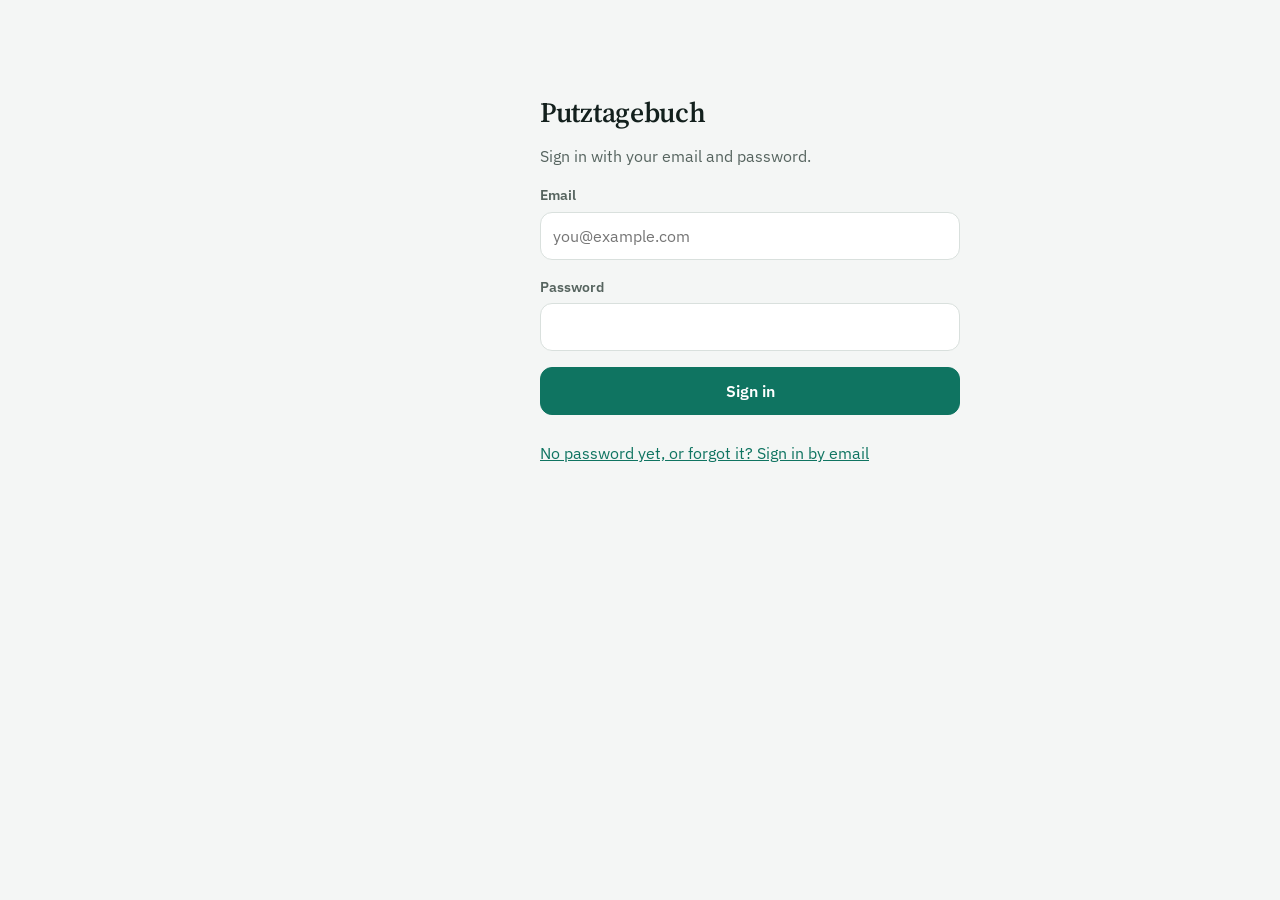
<file: index.html>
<!doctype html>
<html lang="de">
<head>
  <meta charset="utf-8">
  <meta name="viewport" content="width=device-width, initial-scale=1, viewport-fit=cover">
  <title>Putztagebuch</title>
  <meta name="description" content="Wer hat wann was geputzt">
  <meta name="theme-color" content="#101716" media="(prefers-color-scheme: dark)">
  <meta name="theme-color" content="#f4f6f5" media="(prefers-color-scheme: light)">
  <meta name="color-scheme" content="dark light">
  <meta name="apple-mobile-web-app-capable" content="yes">
  <meta name="apple-mobile-web-app-status-bar-style" content="black-translucent">
  <link rel="manifest" href="manifest.webmanifest">
  <link rel="icon" href="icons/icon-192.png" type="image/png">
  <link rel="apple-touch-icon" href="icons/apple-touch-icon.png">
  <link rel="preconnect" href="https://fonts.googleapis.com">
  <link rel="preconnect" href="https://fonts.gstatic.com" crossorigin>
  <link rel="stylesheet" href="https://fonts.googleapis.com/css2?family=IBM+Plex+Mono:wght@400;500&family=IBM+Plex+Sans:wght@400;500;600&family=Source+Serif+4:opsz,wght@8..60,500;8..60,600&display=swap">
  <link rel="stylesheet" href="style.css">
</head>
<body>
  <div id="banner" class="banner" hidden></div>
  <main id="view" class="view" aria-live="polite"></main>
  <div id="toast" class="toast" role="status" hidden></div>
  <nav id="tabs" class="tabs" hidden>
    <a href="#/log" data-tab="log">
      <svg viewBox="0 0 24 24" aria-hidden="true"><g transform="rotate(25 12 12)"><path d="M12 1.5V10"/><path d="M8.5 10h7l3 11.5h-13z"/><path d="M9.6 15.5l-.7 5.5M12 15.5v5.5M14.4 15.5l.7 5.5"/></g></svg>
      <span>Putzen</span>
    </a>
    <a href="#/history" data-tab="history">
      <svg viewBox="0 0 24 24" aria-hidden="true"><rect x="4" y="4" width="6" height="6" rx="1"/><rect x="14" y="4" width="6" height="6" rx="1"/><rect x="4" y="14" width="6" height="6" rx="1"/><rect x="14" y="14" width="6" height="6" rx="1"/></svg>
      <span>Verlauf</span>
    </a>
    <a href="#/shop" data-tab="shop">
      <svg viewBox="0 0 24 24" aria-hidden="true"><path d="M3 4h2l2.4 11h10.2L20 8H6.2"/><circle cx="9" cy="19.5" r="1.3"/><circle cx="17" cy="19.5" r="1.3"/></svg>
      <span>Einkauf</span>
    </a>
    <a href="#/settings" data-tab="settings">
      <svg viewBox="0 0 24 24" aria-hidden="true"><circle cx="12" cy="12" r="3"/><path d="M12 2v3M12 19v3M2 12h3M19 12h3M4.9 4.9l2.1 2.1M17 17l2.1 2.1M4.9 19.1 7 17M17 7l2.1-2.1"/></svg>
      <span>Einstellungen</span>
    </a>
  </nav>
  <noscript>Diese App braucht JavaScript. / This app needs JavaScript.</noscript>
  <script src="version.js"></script>
  <script src="config.js"></script>
  <script src="backend.js"></script>
  <script src="app.js"></script>
</body>
</html>
</file>
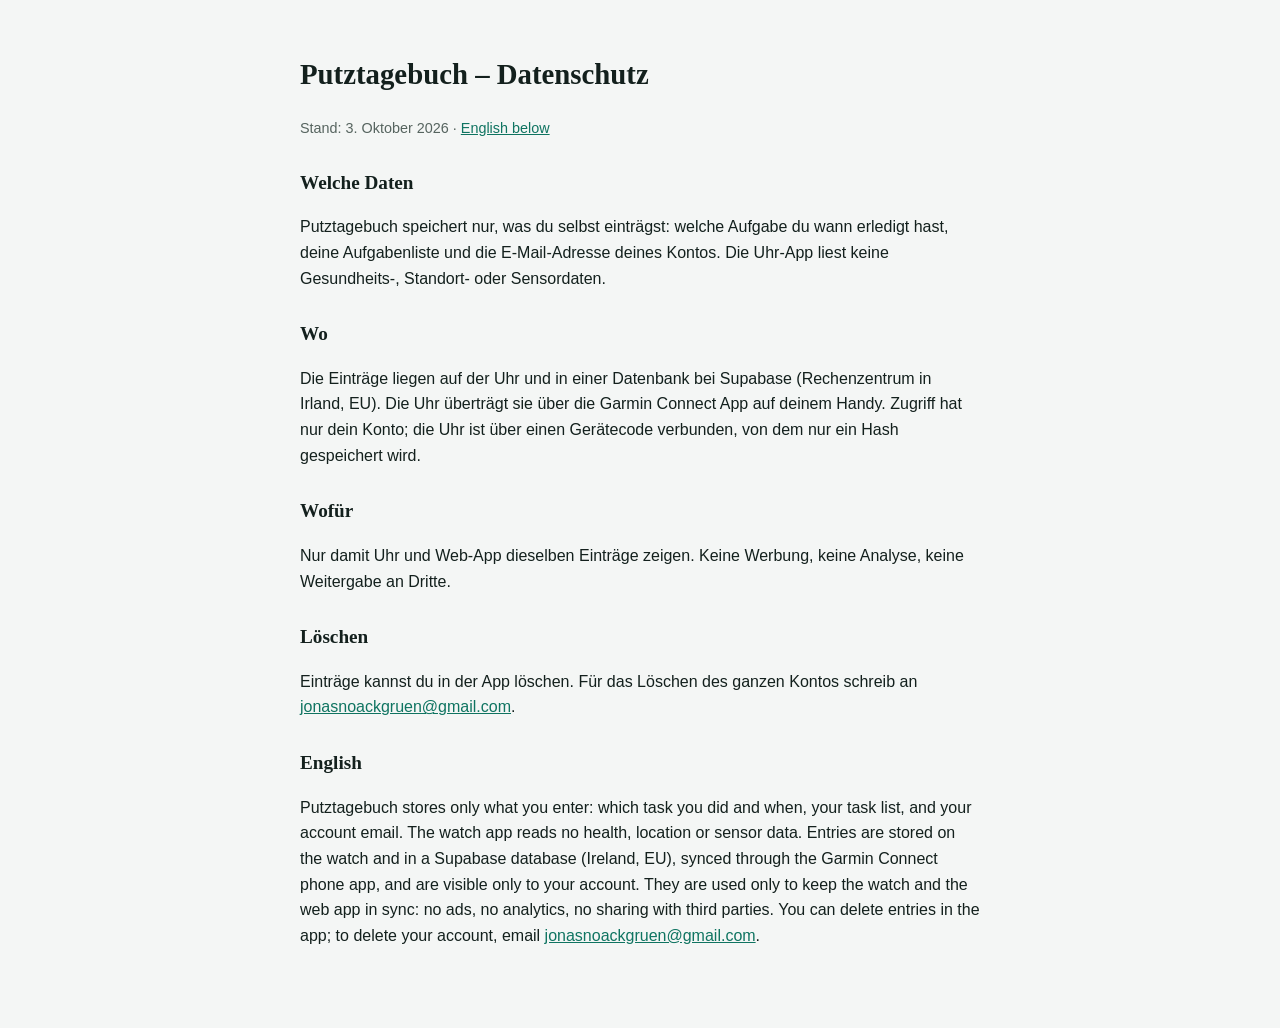
<file: privacy.html>
<!doctype html>
<html lang="de">
<head>
  <meta charset="utf-8">
  <meta name="viewport" content="width=device-width, initial-scale=1">
  <title>Putztagebuch – Datenschutz</title>
  <meta name="color-scheme" content="dark light">
  <style>
    :root { --bg: #f4f6f5; --text: #13201d; --muted: #56645f; --accent: #0f7461; }
    @media (prefers-color-scheme: dark) { :root { --bg: #101716; --text: #e6eeeb; --muted: #9aaba6; --accent: #4fcfb0; } }
    body { margin: 0; background: var(--bg); color: var(--text); font: 16px/1.6 -apple-system, "Segoe UI", Roboto, sans-serif; }
    main { max-width: 680px; margin: 0 auto; padding: 32px 16px 64px; }
    h1 { font-family: Georgia, serif; font-size: 1.8rem; }
    h2 { font-family: Georgia, serif; font-size: 1.2rem; margin-top: 28px; }
    a { color: var(--accent); }
    .muted { color: var(--muted); font-size: .9rem; }
  </style>
</head>
<body>
<main>
  <h1>Putztagebuch – Datenschutz</h1>
  <p class="muted">Stand: 3. Oktober 2026 · <a href="#en">English below</a></p>

  <h2>Welche Daten</h2>
  <p>Putztagebuch speichert nur, was du selbst einträgst: welche Aufgabe du wann erledigt hast, deine Aufgabenliste und die E-Mail-Adresse deines Kontos. Die Uhr-App liest keine Gesundheits-, Standort- oder Sensordaten.</p>

  <h2>Wo</h2>
  <p>Die Einträge liegen auf der Uhr und in einer Datenbank bei Supabase (Rechenzentrum in Irland, EU). Die Uhr überträgt sie über die Garmin Connect App auf deinem Handy. Zugriff hat nur dein Konto; die Uhr ist über einen Gerätecode verbunden, von dem nur ein Hash gespeichert wird.</p>

  <h2>Wofür</h2>
  <p>Nur damit Uhr und Web-App dieselben Einträge zeigen. Keine Werbung, keine Analyse, keine Weitergabe an Dritte.</p>

  <h2>Löschen</h2>
  <p>Einträge kannst du in der App löschen. Für das Löschen des ganzen Kontos schreib an <a href="mailto:jonasnoackgruen@gmail.com">jonasnoackgruen@gmail.com</a>.</p>

  <h2 id="en">English</h2>
  <p>Putztagebuch stores only what you enter: which task you did and when, your task list, and your account email. The watch app reads no health, location or sensor data. Entries are stored on the watch and in a Supabase database (Ireland, EU), synced through the Garmin Connect phone app, and are visible only to your account. They are used only to keep the watch and the web app in sync: no ads, no analytics, no sharing with third parties. You can delete entries in the app; to delete your account, email <a href="mailto:jonasnoackgruen@gmail.com">jonasnoackgruen@gmail.com</a>.</p>
</main>
</body>
</html>
</file>
<file: style.css>
/* Type follows gcluster (IBM Plex + Source Serif 4); a fresh teal accent. Light by default. */
:root {
  --bg: #f4f6f5;
  --surface: #ffffff;
  --surface-2: #eaefed;
  --border: #d9e0dd;
  --text: #13201d;
  --muted: #56645f;
  --faint: #8a9692;
  --accent: #0f7461;
  --accent-ink: #ffffff;
  --accent-soft: #dff1ec;
  --band: #e6ecea;
  --grid: #d9e0dd;
  /* sequential: times per week (0 = band) */
  --s1: #a9dccf;
  --s2: #3fa98e;
  --s3: #0b5c4d;
  --bad: #b3261e;
  --banner: #fff1c7;
  --banner-ink: #5a4200;
  --focus: #2f62d8;
  --radius: 12px;
  --tabs-h: 64px;
  --serif: "Source Serif 4", Georgia, "Times New Roman", serif;
  --sans: "IBM Plex Sans", -apple-system, "Segoe UI", Roboto, sans-serif;
  --mono: "IBM Plex Mono", ui-monospace, "SF Mono", Menlo, monospace;
  color-scheme: light;
}
@media (prefers-color-scheme: dark) {
  :root {
    --bg: #101716;
    --surface: #17201e;
    --surface-2: #1e2a27;
    --border: #2a3835;
    --text: #e6eeeb;
    --muted: #9aaba6;
    --faint: #6d7d78;
    --accent: #4fcfb0;
    --accent-ink: #0c1412;
    --accent-soft: #173a33;
    --band: #1e2a27;
    --grid: #2a3835;
    --s1: #1f5246;
    --s2: #2f957c;
    --s3: #6fe3c6;
    --bad: #ef6b5f;
    --banner: #5a4a1e;
    --banner-ink: #ffe6a6;
    --focus: #7aa7ff;
    color-scheme: dark;
  }
}

* { box-sizing: border-box; }
html { -webkit-text-size-adjust: 100%; }
body {
  margin: 0;
  background: var(--bg);
  color: var(--text);
  font: 16px/1.5 var(--sans);
  min-height: 100vh;
  padding-bottom: calc(var(--tabs-h) + env(safe-area-inset-bottom));
}
button, input, select, textarea { font: inherit; color: inherit; }
:focus-visible { outline: 2px solid var(--focus); outline-offset: 2px; }
[hidden] { display: none !important; }

.view {
  max-width: 640px;
  margin: 0 auto;
  padding: calc(12px + env(safe-area-inset-top)) 16px 96px;
}
h1, h2 { font-family: var(--serif); font-weight: 600; letter-spacing: -0.01em; text-wrap: balance; }
h1 { font-size: 1.75rem; line-height: 1.15; margin: 8px 0 16px; }
h2 { font-size: 1.25rem; line-height: 1.25; margin: 28px 0 10px; }
.num { font-family: var(--mono); font-variant-numeric: tabular-nums; }
.eyebrow { font: 500 .72rem/1 var(--sans); text-transform: uppercase; letter-spacing: .09em; color: var(--accent); margin-top: 12px; }
.muted { color: var(--muted); }
.small { font-size: .875rem; }
.row { display: flex; gap: 8px; align-items: center; }
.spread { justify-content: space-between; }
.grow { flex: 1; min-width: 0; }

/* banner + toast */
.banner {
  position: sticky; top: 0; z-index: 20;
  background: var(--banner); color: var(--banner-ink);
  padding: calc(8px + env(safe-area-inset-top)) 16px 8px;
  font-size: .9rem; text-align: center;
}
.banner button { margin-left: 8px; background: none; border: 1px solid currentColor; border-radius: 8px; padding: 2px 10px; color: inherit; }
.toast {
  position: fixed; left: 50%; transform: translateX(-50%);
  bottom: calc(var(--tabs-h) + 20px + env(safe-area-inset-bottom));
  background: var(--text); color: var(--bg);
  padding: 8px 8px 8px 18px; border-radius: 999px; z-index: 40; font-size: .95rem;
  max-width: calc(100% - 32px);
  display: flex; align-items: center; gap: 12px; min-height: 44px;
}
.toast:not(:has(button)) { padding-right: 18px; }
.toast button {
  background: none; border: 0; color: var(--accent-soft); font-weight: 600;
  min-height: 36px; padding: 0 10px; border-radius: 999px; cursor: pointer;
}
@media (prefers-color-scheme: dark) { .toast button { color: var(--accent-ink); } }

/* tab bar */
.tabs {
  position: fixed; left: 0; right: 0; bottom: 0; z-index: 30;
  /* own layer: iOS home-screen apps otherwise paint it at a stale spot while scrolling */
  transform: translateZ(0); will-change: transform;
  display: flex; background: var(--surface); border-top: 1px solid var(--border);
  padding-bottom: env(safe-area-inset-bottom);
}
.tabs a {
  flex: 1; height: var(--tabs-h);
  display: flex; flex-direction: column; align-items: center; justify-content: center; gap: 2px;
  color: var(--muted); text-decoration: none; font-size: .78rem;
}
.tabs a.active { color: var(--accent); }
.tabs svg { width: 26px; height: 26px; fill: none; stroke: currentColor; stroke-width: 2; stroke-linecap: round; stroke-linejoin: round; }

/* buttons */
.btn {
  min-height: 48px; padding: 0 18px; border-radius: 12px;
  border: 1px solid var(--border); background: var(--surface-2);
  font-weight: 600; cursor: pointer;
  display: inline-flex; align-items: center; justify-content: center; gap: 6px;
  text-decoration: none;
}
.btn.primary { background: var(--accent); border-color: var(--accent); color: var(--accent-ink); }
.btn.danger { background: none; border-color: var(--bad); color: var(--bad); }
.btn.block { width: 100%; }
.btn.small { min-height: 40px; padding: 0 12px; font-size: .9rem; }
.btn:disabled { opacity: .45; cursor: default; }
.linkish { background: none; border: 0; padding: 8px 0; color: var(--accent); text-decoration: underline; cursor: pointer; text-align: left; min-height: 44px; display: inline-flex; align-items: center; }

/* task grid: the big one-tap buttons */
.tasks { display: grid; grid-template-columns: repeat(auto-fill, minmax(150px, 1fr)); gap: 10px; }
.task {
  display: flex; flex-direction: column; align-items: flex-start; gap: 4px;
  min-height: 112px; padding: 14px; text-align: left; cursor: pointer;
  background: var(--surface); border: 1px solid var(--border); border-radius: var(--radius);
  transition: transform .08s ease, background .15s ease, border-color .15s ease;
}
.task:hover:not(:disabled) { border-color: var(--accent); }
.task:active:not(:disabled) { transform: scale(.98); background: var(--accent-soft); }
.task.busy { background: var(--accent-soft); border-color: var(--accent); }
.task:disabled { cursor: default; }
.task .name { font-weight: 600; line-height: 1.25; }
.task .desc { color: var(--muted); font-size: .82rem; line-height: 1.3; }
.task .last {
  margin-top: auto; padding-top: 6px; color: var(--muted); font-size: .82rem;
  display: flex; flex-wrap: wrap; gap: 6px; align-items: center;
}

/* entry lists */
.entries { display: flex; flex-direction: column; }
.entry {
  display: flex; align-items: center; gap: 12px; min-height: 48px; padding: 6px 4px;
  border-bottom: 1px solid var(--border); color: inherit; text-decoration: none;
}
.entry:hover { background: var(--surface-2); }
.entry .when { color: var(--muted); font-size: .85rem; white-space: nowrap; }
.month { margin: 18px 4px 4px; color: var(--muted); font-size: .85rem; font-weight: 600; text-transform: uppercase; letter-spacing: .04em; }
.empty { text-align: center; color: var(--muted); padding: 32px 16px; }

/* forms */
.narrow { max-width: 560px; }
.signin { max-width: 420px; margin: 8vh auto 0; }
.pwbox summary { color: var(--text); font-size: .95rem; }
.field { margin: 16px 0; }
.field > label { display: block; font-size: .9rem; color: var(--muted); margin-bottom: 6px; font-weight: 600; }
input[type=text], input[type=email], input[type=password], input[type=number],
input[type=datetime-local], select {
  width: 100%; min-height: 48px; padding: 10px 12px;
  background: var(--surface); border: 1px solid var(--border); border-radius: 12px;
}
input[type=datetime-local] { min-width: 0; }
input:disabled, select:disabled { opacity: .6; }
.error { color: var(--bad); font-size: .9rem; margin-top: 6px; }
.hint { color: var(--muted); font-size: .85rem; margin-top: 6px; }
.panel {
  background: var(--surface); border: 1px solid var(--border); border-radius: var(--radius);
  padding: 14px 16px; margin: 12px 0;
}
.code { word-break: break-all; font-family: var(--mono); user-select: all; font-size: 1.05rem; }
.actions { display: flex; gap: 10px; margin-top: 24px; }
.actions .btn { flex: 1; }
.topbar { display: flex; align-items: center; gap: 8px; margin: 4px 0 8px; }
.topbar h1 { margin: 0; flex: 1; font-size: 1.3rem; }
.back { min-width: 48px; min-height: 48px; border: 0; background: none; font-size: 1.6rem; cursor: pointer; color: var(--text); }
details summary { cursor: pointer; color: var(--muted); font-size: .88rem; padding: 8px 0; min-height: 36px; }

/* settings: task editor + device list */
.tasked-row { display: flex; gap: 8px; padding: 12px 0; border-bottom: 1px solid var(--border); }
.tasked-btns { display: flex; flex-direction: column; }
.tasked-btns button, .editlist button {
  min-width: 44px; min-height: 44px; border: 0; background: none; color: var(--muted); font-size: 1.2rem; cursor: pointer;
}
.tasked-btns button:disabled { opacity: .3; cursor: default; }
.editlist { list-style: none; margin: 0; padding: 0; }
.editlist li { display: flex; align-items: center; gap: 8px; min-height: 48px; border-bottom: 1px solid var(--border); }
.editlist li span { flex: 1; }

/* history */
.stats .panel { padding: 16px 16px 12px; }
.chart { position: relative; min-width: 480px; }
.chart svg { display: block; width: 100%; height: auto; overflow: visible; }
.chart text { font-family: var(--sans); fill: var(--muted); font-size: 11px; }
.chart text.ink { fill: var(--text); font-size: 12px; }
.chart text.mono { font-family: var(--mono); font-size: 10px; }
.cell { outline: none; cursor: default; }
.cell:focus-visible { stroke: var(--focus); stroke-width: 2; }
.c0 { fill: var(--band); background: var(--band); }
.c1 { fill: var(--s1); background: var(--s1); }
.c2 { fill: var(--s2); background: var(--s2); }
.c3 { fill: var(--s3); background: var(--s3); }
.legend { display: flex; flex-wrap: wrap; gap: 6px 18px; font-size: .82rem; color: var(--muted); align-items: center; margin-top: 10px; }
.legend i { display: inline-block; width: 12px; height: 12px; border-radius: 3px; margin-right: 6px; vertical-align: -1px; }
.tip {
  position: fixed; pointer-events: none; z-index: 50;
  background: var(--text); color: var(--surface);
  font-size: .8rem; line-height: 1.4; padding: 6px 9px; border-radius: 6px; white-space: nowrap;
  transform: translate(-50%, calc(-100% - 6px));
}
.scroll { overflow-x: auto; }
.stats table { border-collapse: collapse; width: 100%; font-size: .9rem; }
.stats th, .stats td { text-align: left; padding: 8px 10px 8px 0; border-bottom: 1px solid var(--border); vertical-align: top; }
.stats th { font-weight: 600; color: var(--muted); font-size: .78rem; text-transform: uppercase; letter-spacing: .06em; }
.stats td.r, .stats th.r { text-align: right; white-space: nowrap; }

/* ---------------------------------------------------------------- desktop */
@media (min-width: 960px) {
  body { padding-bottom: 0; padding-left: 220px; }

  /* tab bar -> sidebar */
  .tabs {
    top: 0; bottom: 0; right: auto; width: 220px;
    flex-direction: column; justify-content: flex-start; gap: 4px;
    border-top: 0; border-right: 1px solid var(--border);
    padding: 24px 12px;
  }
  .tabs::before {
    content: "Putztagebuch"; font: 600 1.2rem var(--serif);
    padding: 0 12px 16px; color: var(--text);
  }
  .tabs a {
    flex: 0 0 auto; height: 44px; flex-direction: row; justify-content: flex-start;
    gap: 12px; padding: 0 12px; border-radius: 10px; font-size: .95rem;
  }
  .tabs a.active { background: var(--surface-2); }
  .tabs svg { width: 22px; height: 22px; }

  .view { max-width: 1180px; padding: 24px 32px 48px; }
  .toast { bottom: 32px; }

  /* tasks | recent */
  .log { display: grid; grid-template-columns: 1fr 360px; gap: 40px; align-items: start; }
  .log > .pane:last-child {
    position: sticky; top: 24px; margin-top: 28px;
    background: var(--surface); border: 1px solid var(--border); border-radius: var(--radius);
    padding: 4px 20px 16px;
  }
  .log > .pane:last-child h2 { margin-top: 14px; }
  .tasks { grid-template-columns: repeat(auto-fill, minmax(190px, 1fr)); }
  .stats { max-width: 860px; }
}

/* who did it */
.entry .by { color: var(--muted); font-size: .85rem; margin-left: 8px; }

/* leaderboard */
.seg { display: flex; gap: 4px; padding: 4px; background: var(--surface-2); border-radius: 12px; margin-bottom: 16px; }
.seg a { flex: 1; text-align: center; padding: 10px 6px; border-radius: 9px; color: var(--muted); text-decoration: none; font-weight: 600; font-size: .9rem; }
.seg a.on { background: var(--surface); color: var(--text); box-shadow: 0 1px 2px rgba(0,0,0,.08); }
.board { list-style: none; margin: 0; padding: 0; display: flex; flex-direction: column; gap: 10px; }
.board-row {
  display: flex; gap: 12px; align-items: flex-start;
  background: var(--surface); border: 1px solid var(--border); border-radius: var(--radius); padding: 14px 16px;
}
.board-row.me { border-color: var(--accent); }
.board .rank { width: 2rem; font-size: 1.1rem; color: var(--muted); padding-top: 1px; }
.board .rank.first { font-size: 1.3rem; }
.board .who { font-weight: 600; }
.board .count { font-size: 1.15rem; font-weight: 500; }
.board .track { height: 8px; background: var(--band); border-radius: 4px; overflow: hidden; margin: 8px 0 6px; }
.board .fill { display: block; height: 100%; background: var(--accent); border-radius: 4px; }

/* history: leaderboard on top; period switch is buttons */
.seg button { flex: 1; text-align: center; padding: 10px 6px; border-radius: 9px; color: var(--muted); background: none; border: 0; font-weight: 600; font-size: .9rem; cursor: pointer; }
.seg button.on { background: var(--surface); color: var(--text); box-shadow: 0 1px 2px rgba(0,0,0,.08); }
.board-section { margin-bottom: 8px; }

/* shopping list */
.shop-add { margin: 4px 0 16px; }
.shop { list-style: none; margin: 0; padding: 0; background: var(--surface); border: 1px solid var(--border); border-radius: var(--radius); }
.shop-item { display: flex; align-items: center; min-height: 52px; padding: 0 4px 0 14px; border-bottom: 1px solid var(--border); }
.shop-item:last-child { border-bottom: 0; }
.shop-item label { display: flex; align-items: center; gap: 12px; min-height: 52px; cursor: pointer; }
.shop-item input[type=checkbox] { width: 22px; height: 22px; accent-color: var(--accent); flex: none; }
.shop-item.done span { color: var(--muted); text-decoration: line-through; }
.shop-del { min-width: 44px; min-height: 44px; border: 0; background: none; color: var(--faint); font-size: 1.3rem; cursor: pointer; }
.shop-done-head { margin-top: 20px; }
.shop-done-head h2 { margin: 0; font-size: 1.05rem; }

/* status bar cover (iOS home-screen app draws over the page) */
body::before {
  content: ""; position: fixed; top: 0; left: 0; right: 0; z-index: 35;
  height: env(safe-area-inset-top); background: var(--bg);
  transform: translateZ(0);
}

/* notification switches */
.switches { padding: 4px 16px; }
.switch-row { display: flex; align-items: center; gap: 12px; min-height: 64px; border-bottom: 1px solid var(--border); cursor: pointer; }
.switch-row:last-child { border-bottom: 0; }
.block { display: block; }
.switch {
  appearance: none; -webkit-appearance: none; flex: none;
  width: 50px; height: 30px; border-radius: 999px; background: var(--border); position: relative; cursor: pointer;
  transition: background .15s ease;
}
.switch::after {
  content: ""; position: absolute; top: 3px; left: 3px; width: 24px; height: 24px; border-radius: 50%;
  background: #fff; box-shadow: 0 1px 2px rgba(0,0,0,.25); transition: transform .15s ease;
}
.switch:checked { background: var(--accent); }
.switch:checked::after { transform: translateX(20px); }
.switch:disabled { opacity: .5; }

/* in-app notifications (cards at the top) */
.notices {
  position: fixed; z-index: 60; left: 0; right: 0;
  top: calc(env(safe-area-inset-top) + 8px);
  display: flex; flex-direction: column; align-items: center; gap: 8px;
  padding: 0 12px; pointer-events: none;
}
.notice {
  pointer-events: auto; width: 100%; max-width: 480px;
  display: flex; align-items: flex-start; gap: 12px;
  padding: 12px 6px 12px 12px; border-radius: 18px;
  background: color-mix(in srgb, var(--surface) 88%, transparent);
  -webkit-backdrop-filter: blur(18px) saturate(1.4); backdrop-filter: blur(18px) saturate(1.4);
  border: 1px solid var(--border); box-shadow: 0 8px 28px rgba(0,0,0,.18);
  animation: notice-in .28s cubic-bezier(.2,.9,.3,1.2);
  transition: opacity .25s ease, transform .25s ease;
}
.notice.out { opacity: 0; transform: translateY(-12px); }
@keyframes notice-in { from { opacity: 0; transform: translateY(-16px) scale(.98); } to { opacity: 1; transform: none; } }
.notice-icon { width: 38px; height: 38px; border-radius: 9px; flex: none; }
.notice-text { flex: 1; min-width: 0; text-align: left; background: none; border: 0; padding: 0; cursor: pointer; display: flex; flex-direction: column; gap: 2px; }
.notice-title { font-weight: 600; line-height: 1.3; }
.notice-body { color: var(--muted); font-size: .9rem; line-height: 1.35; white-space: pre-line; }
.notice-x { flex: none; min-width: 36px; min-height: 36px; border: 0; background: none; color: var(--faint); font-size: 1.2rem; cursor: pointer; }
@media (min-width: 960px) { .notices { left: 220px; align-items: flex-end; padding-right: 24px; } }

/* grouped notification switches */
.switch-group { border-bottom: 1px solid var(--border); }
.switch-group:last-child { border-bottom: 0; }
.switch-group .switch-row { border-bottom: 0; }
.switch-subs { padding: 0 0 8px 36px; }
.switch-row.sub { min-height: 52px; }
.expand {
  flex: none; width: 28px; height: 28px; margin-left: -6px; border: 0; background: none; cursor: pointer;
  color: var(--muted); font-size: 1.4rem; line-height: 1; transition: transform .15s ease;
}
.expand.open { transform: rotate(90deg); }
.switch.partial { background: color-mix(in srgb, var(--accent) 55%, var(--border)); }
</file>
